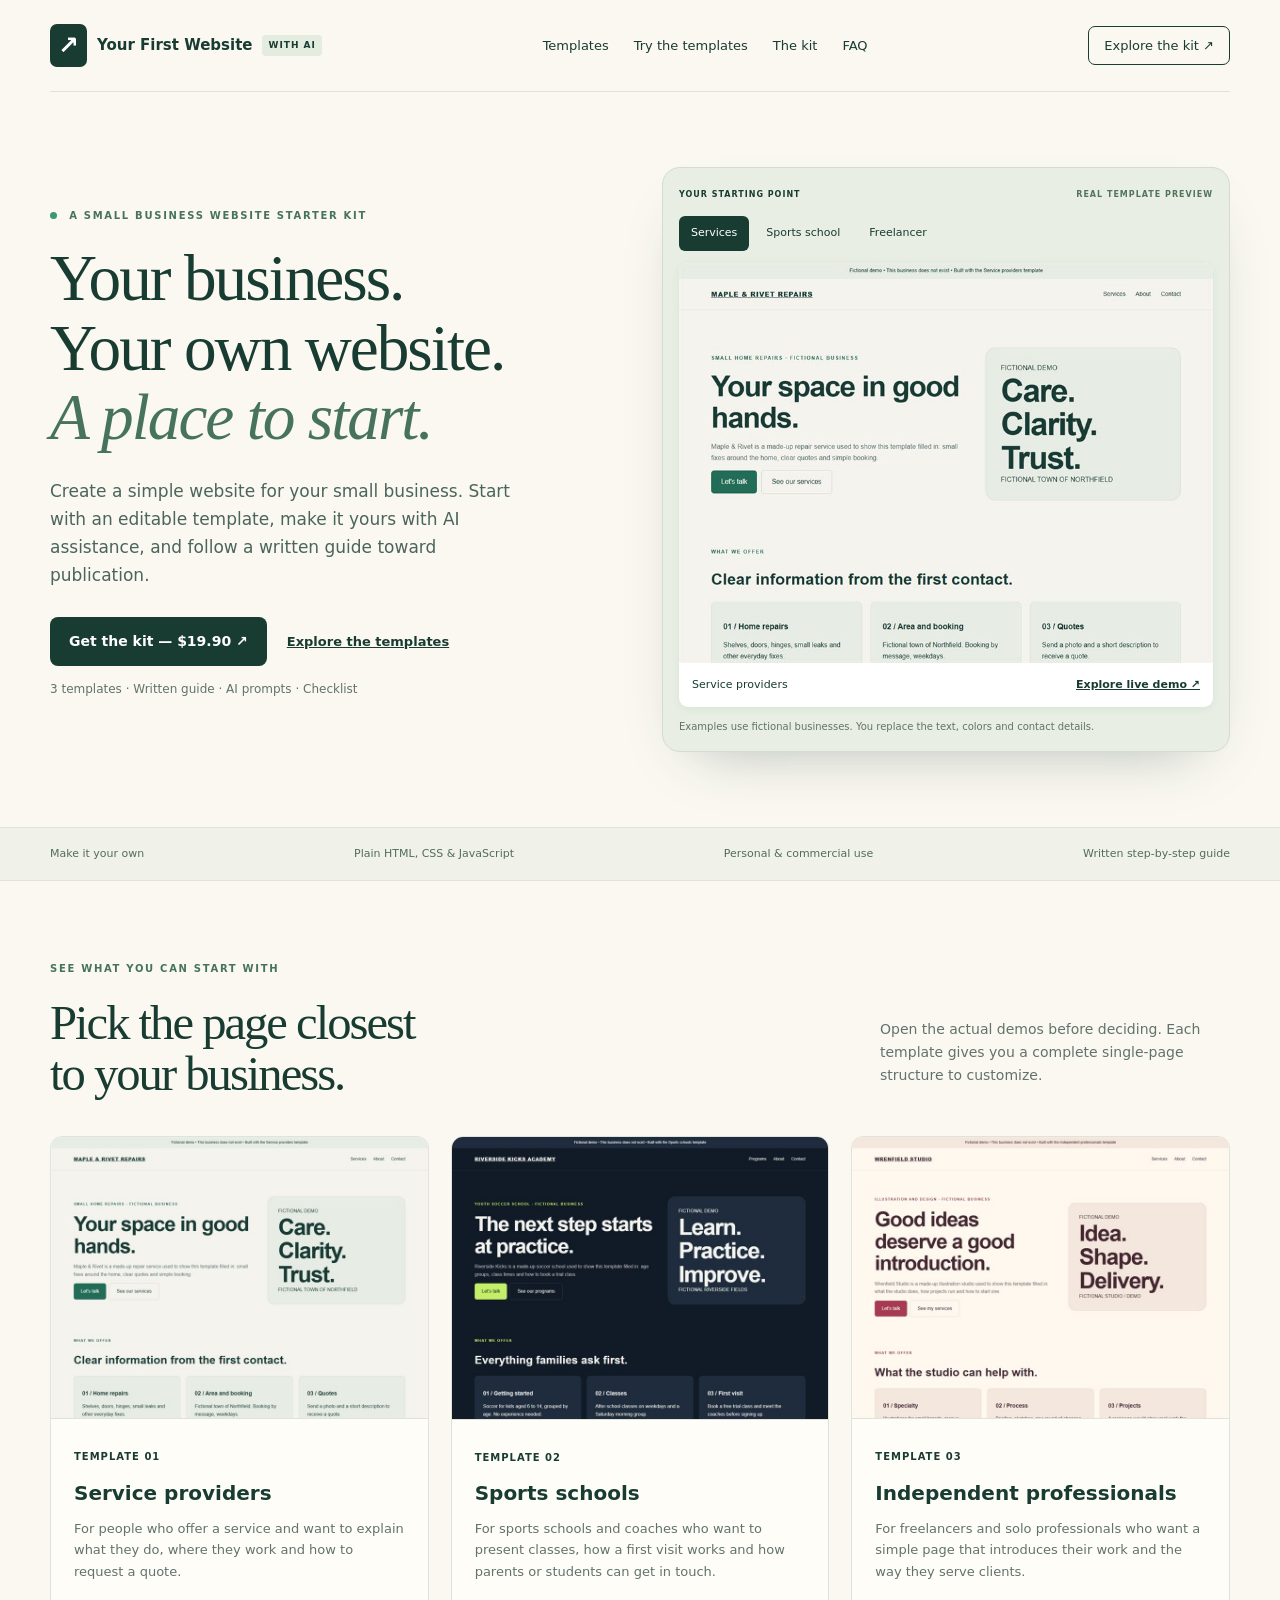
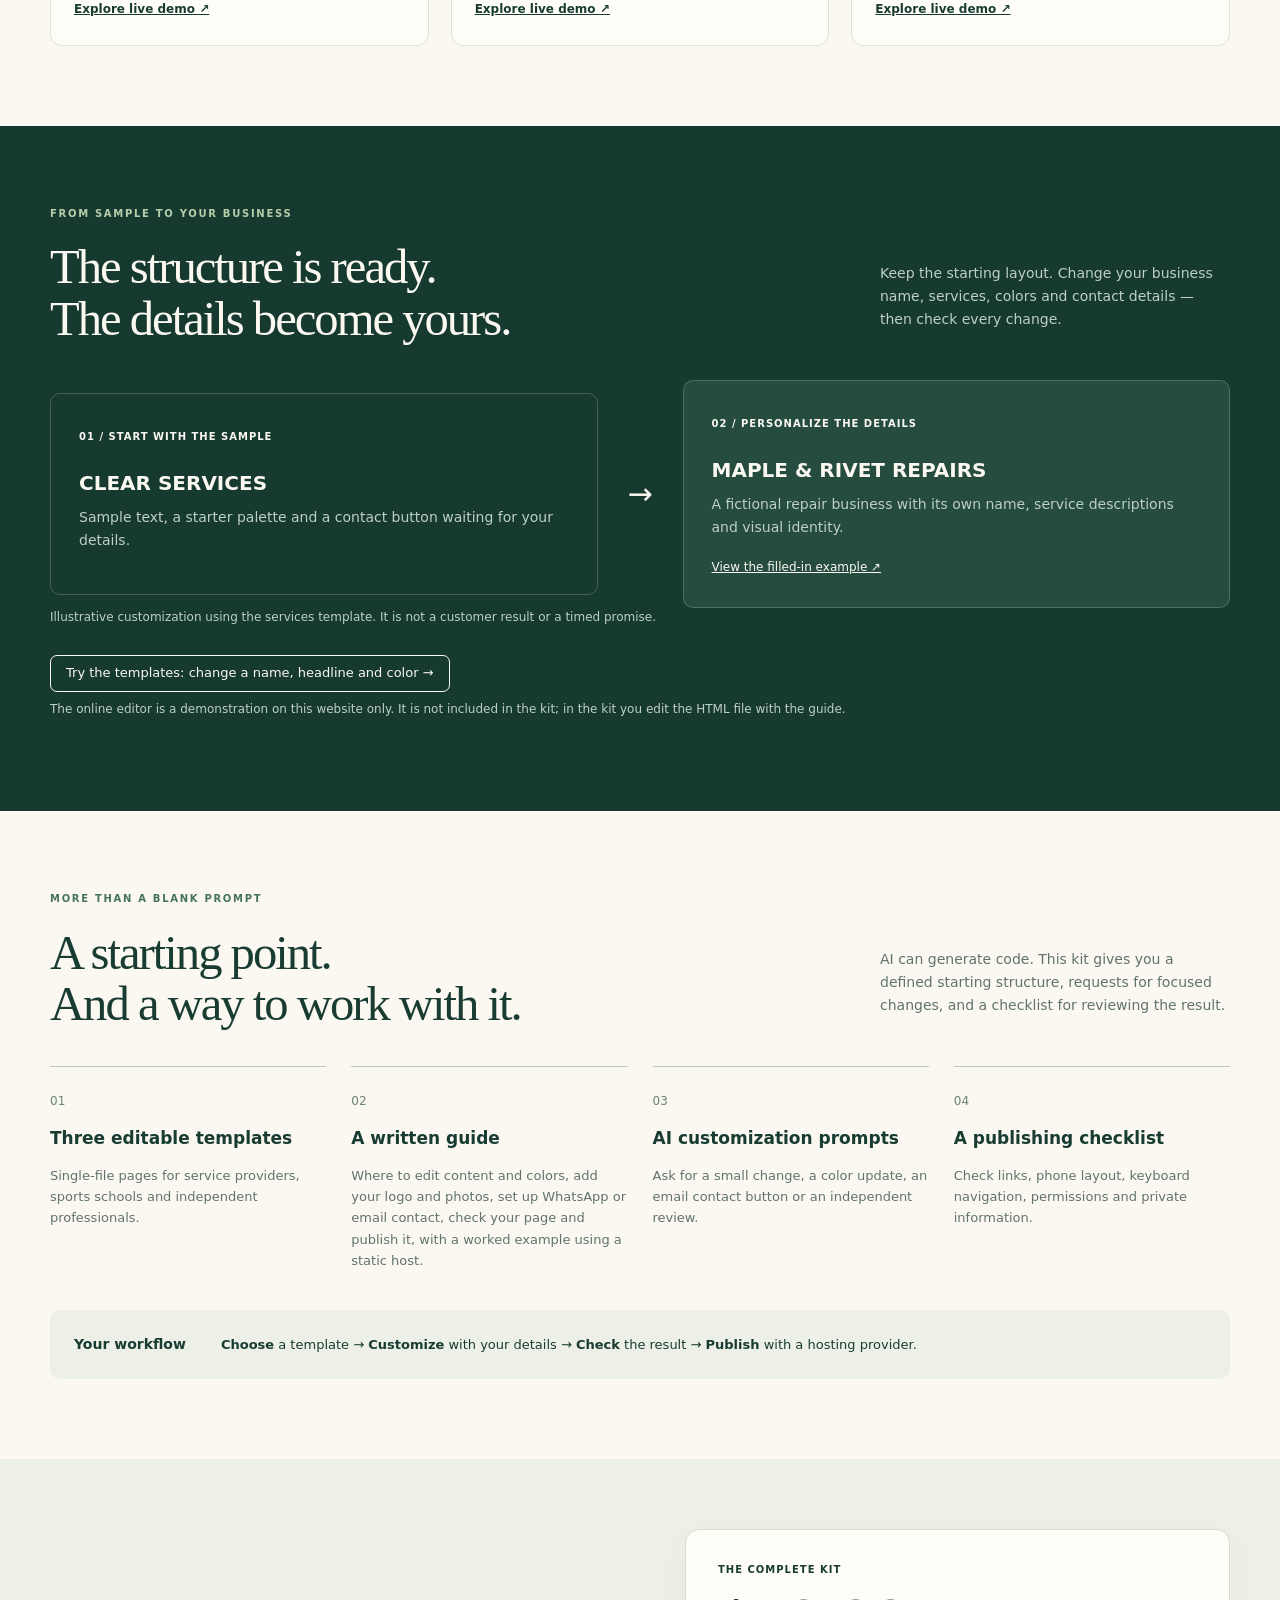
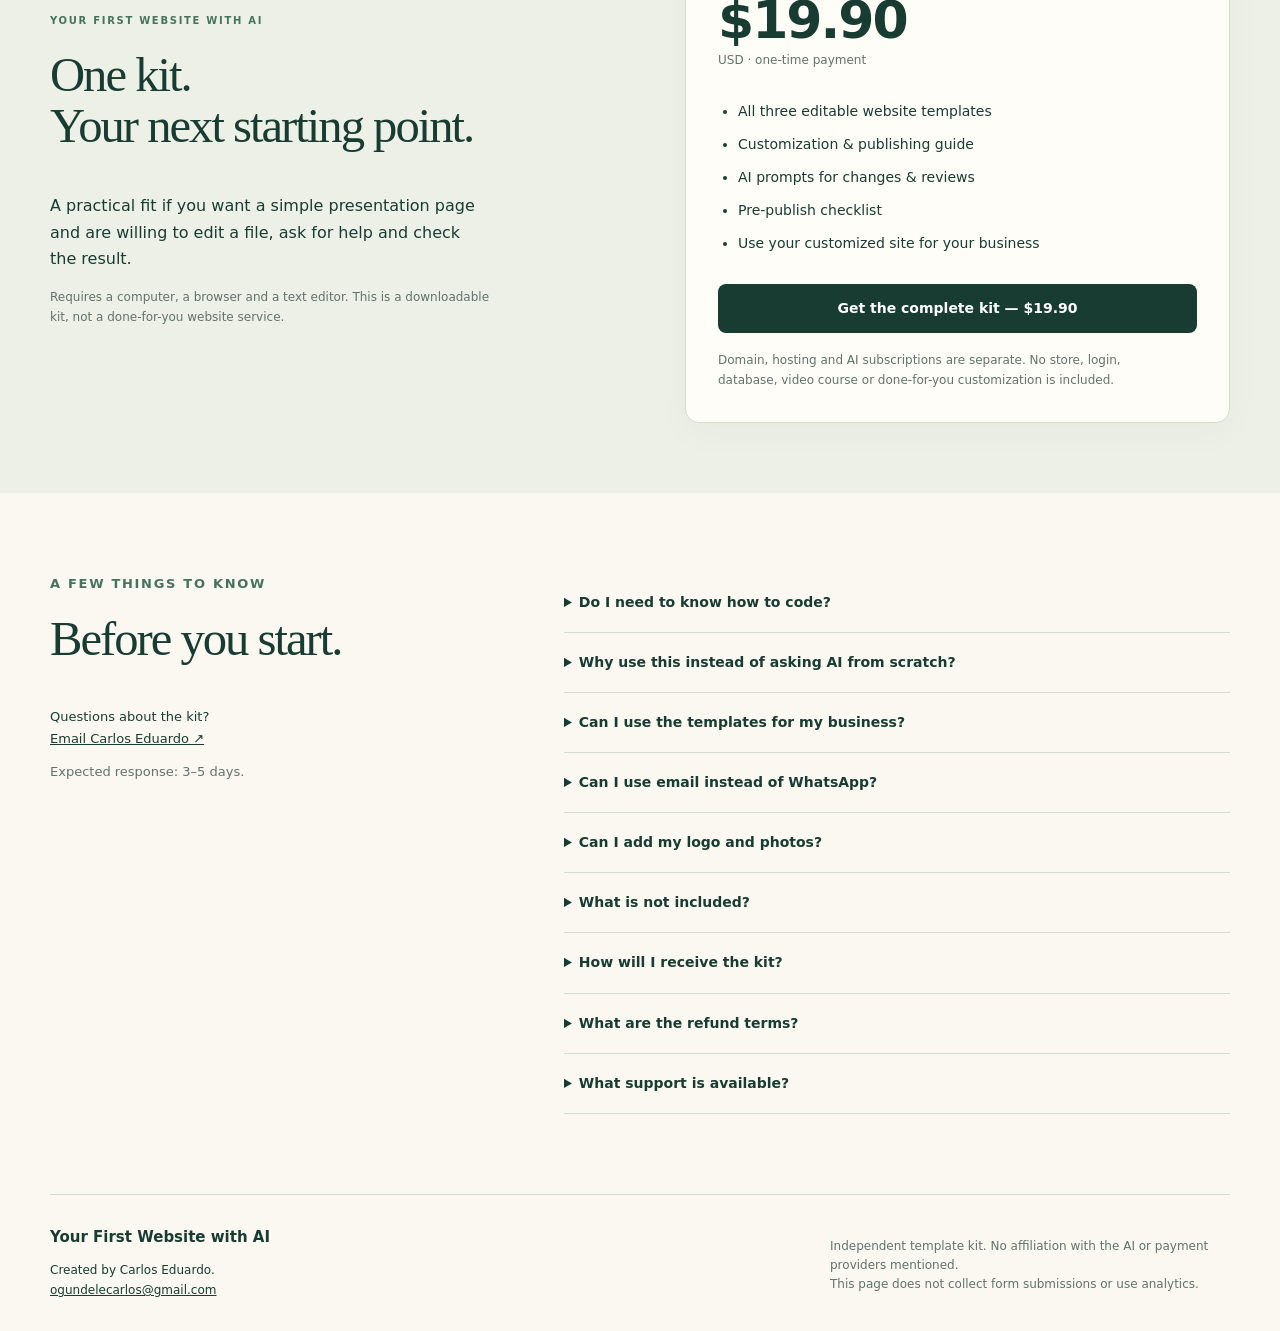
<file: index.html>
<!doctype html><html lang="en"><head><meta charset="utf-8"><meta name="viewport" content="width=device-width,initial-scale=1"><title>Your First Website with AI — Three templates, one clear starting point</title><meta name="description" content="Create a simple business website with three editable templates, AI prompts, a written guide and a publishing checklist."><link rel="canonical" href="https://site-ingles-kiwify.vercel.app/"><link rel="icon" href="assets/favicon.svg"><link rel="stylesheet" href="styles.css"><script defer src="config.js"></script><script defer src="main.js"></script></head><body><a class="skip" href="#main">Skip to content</a><header class="wrap"><a class="brand" href="#home"><span class="logo">↗</span> Your First Website<span class="brand-tag">WITH AI</span></a><nav aria-label="Main"><a href="#templates">Templates</a><a href="playground/">Try the templates</a><a href="#included">The kit</a><a href="#faq">FAQ</a></nav><a class="small-button" href="#offer">Explore the kit ↗</a></header><main id="main">
<section class="hero wrap" id="home"><div class="hero-copy"><p class="eyebrow"><span></span> A SMALL BUSINESS WEBSITE STARTER KIT</p><h1>Your business.<br>Your own website.<br><em>A place to start.</em></h1><p class="lead">Create a simple website for your small business. Start with an editable template, make it yours with AI assistance, and follow a written guide toward publication.</p><div class="actions"><a class="button" href="https://pay.kiwify.com/LqFRPfo">Get the kit — $19.90 ↗</a><a class="text-link" href="#templates">Explore the templates</a></div><p class="fine">3 templates · Written guide · AI prompts · Checklist</p></div><div class="showcase"><div class="showcase-head"><span>YOUR STARTING POINT</span><span class="live-dot">REAL TEMPLATE PREVIEW</span></div><div role="tablist" aria-label="Choose a template preview" class="tabs"><button role="tab" aria-selected="true" aria-controls="preview-panel" id="tab-0" data-preview="0">Services</button><button role="tab" aria-selected="false" tabindex="-1" aria-controls="preview-panel" id="tab-1" data-preview="1">Sports school</button><button role="tab" aria-selected="false" tabindex="-1" aria-controls="preview-panel" id="tab-2" data-preview="2">Freelancer</button></div><div id="preview-panel" role="tabpanel" aria-labelledby="tab-0"><img id="hero-preview" src="previews/service-providers.jpg" alt="Service providers template filled with a fictional repair business" width="800" height="600"><div class="preview-footer"><span id="preview-title">Service providers</span><a id="preview-demo" href="demos/service-providers.html" target="_blank" rel="noopener">Explore live demo ↗</a></div></div><p class="fine">Examples use fictional businesses. You replace the text, colors and contact details.</p></div></section>
<div class="ribbon"><div class="wrap"><span>Make it your own</span><span>Plain HTML, CSS & JavaScript</span><span>Personal & commercial use</span><span>Written step-by-step guide</span></div></div>
<section class="wrap section" id="templates"><div class="section-heading"><div><p class="eyebrow">SEE WHAT YOU CAN START WITH</p><h2>Pick the page closest<br>to your business.</h2></div><p>Open the actual demos before deciding. Each template gives you a complete single-page structure to customize.</p></div><div class="grid" id="template-grid"></div></section>
<section class="dark section"><div class="wrap"><div class="section-heading"><div><p class="eyebrow">FROM SAMPLE TO YOUR BUSINESS</p><h2>The structure is ready.<br>The details become yours.</h2></div><p>Keep the starting layout. Change your business name, services, colors and contact details — then check every change.</p></div><div class="change-grid"><div class="change-card"><span class="label">01 / START WITH THE SAMPLE</span><h3>CLEAR SERVICES</h3><p>Sample text, a starter palette and a contact button waiting for your details.</p></div><div class="change-arrow" aria-hidden="true">→</div><div class="change-card after"><span class="label">02 / PERSONALIZE THE DETAILS</span><h3>MAPLE & RIVET REPAIRS</h3><p>A fictional repair business with its own name, service descriptions and visual identity.</p><a href="demos/service-providers.html" target="_blank" rel="noopener">View the filled-in example ↗</a></div></div><p class="fine">Illustrative customization using the services template. It is not a customer result or a timed promise.</p><p class="pg-try"><a class="small-button" href="playground/">Try the templates: change a name, headline and color →</a></p><p class="fine">The online editor is a demonstration on this website only. It is not included in the kit; in the kit you edit the HTML file with the guide.</p></div></section>
<section class="wrap section" id="included"><div class="section-heading"><div><p class="eyebrow">MORE THAN A BLANK PROMPT</p><h2>A starting point.<br>And a way to work with it.</h2></div><p>AI can generate code. This kit gives you a defined starting structure, requests for focused changes, and a checklist for reviewing the result.</p></div><div class="contents"><article><span>01</span><h3>Three editable templates</h3><p>Single-file pages for service providers, sports schools and independent professionals.</p></article><article><span>02</span><h3>A written guide</h3><p>Where to edit content and colors, add your logo and photos, set up WhatsApp or email contact, check your page and publish it, with a worked example using a static host.</p></article><article><span>03</span><h3>AI customization prompts</h3><p>Ask for a small change, a color update, an email contact button or an independent review.</p></article><article><span>04</span><h3>A publishing checklist</h3><p>Check links, phone layout, keyboard navigation, permissions and private information.</p></article></div><div class="steps"><h3>Your workflow</h3><p><b>Choose</b> a template → <b>Customize</b> with your details → <b>Check</b> the result → <b>Publish</b> with a hosting provider.</p></div></section>
<section class="offer-section" id="offer"><div class="wrap offer"><div><p class="eyebrow">YOUR FIRST WEBSITE WITH AI</p><h2>One kit.<br>Your next starting point.</h2><p>A practical fit if you want a simple presentation page and are willing to edit a file, ask for help and check the result.</p><p class="fine">Requires a computer, a browser and a text editor. This is a downloadable kit, not a done-for-you website service.</p></div><div class="offer-card"><p class="label">THE COMPLETE KIT</p><div class="price"><strong id="price">$19.90</strong><span>USD · one-time payment</span></div><ul><li>All three editable website templates</li><li>Customization & publishing guide</li><li>AI prompts for changes & reviews</li><li>Pre-publish checklist</li><li>Use your customized site for your business</li></ul><div id="purchase"></div><p class="fine">Domain, hosting and AI subscriptions are separate. No store, login, database, video course or done-for-you customization is included.</p></div></div></section>
<section class="wrap section faq-section" id="faq"><div><p class="eyebrow">A FEW THINGS TO KNOW</p><h2>Before you start.</h2><p>Questions about the kit?<br><a href="mailto:ogundelecarlos@gmail.com">Email Carlos Eduardo ↗</a></p><p class="fine">Expected response: 3–5 days.</p></div><div class="faq"><details><summary>Do I need to know how to code?</summary><p>You can start without prior coding experience, but you will edit an HTML file and learn enough to review the changes. AI can help and can also make mistakes.</p></details><details><summary>Why use this instead of asking AI from scratch?</summary><p>You get a defined starting layout, written instructions, focused prompts and a review checklist. You can inspect the demos first and decide whether this starting point suits you.</p></details><details><summary>Can I use the templates for my business?</summary><p>Yes. You can adapt them for personal or commercial sites. You may not resell or redistribute the original kit. You need permission for any images or brands you add.</p></details><details><summary>Can I use email instead of WhatsApp?</summary><p>Yes. The starter contact button uses WhatsApp. The guide shows the exact lines to change for an email button, and a prompt lets you ask an AI assistant to do it. There is no contact form or message storage.</p></details><details><summary>Can I add my logo and photos?</summary><p>Yes. The templates come without images, and the guide shows where to place a logo in the header, a photo next to the headline and pictures in the service cards. You need your own images or permission to use them.</p></details><details><summary>What is not included?</summary><p>Hosting, domain names, AI subscriptions, videos, custom development, stores, payments, logins and databases are not included.</p></details><details><summary>How will I receive the kit?</summary><p id="delivery">After your payment is approved, access the Kiwify member area to download the ZIP file. Extract it on your computer and open guide.html to get started.</p></details><details><summary>What are the refund terms?</summary><p id="refund">You can request a refund within 7 calendar days of purchase at https://reembolso.kiwify.com.br using the email address used for your order.</p></details><details><summary>What support is available?</summary><p>Email ogundelecarlos@gmail.com for questions about the kit. Expected response time is 3–5 days. Support does not include building or publishing your website for you.</p></details></div></section>
</main><footer class="wrap"><div><a class="brand" href="#home">Your First Website with AI</a><p>Created by Carlos Eduardo.<br><a href="mailto:ogundelecarlos@gmail.com">ogundelecarlos@gmail.com</a></p></div><p class="fine">Independent template kit. No affiliation with the AI or payment providers mentioned.<br>This page does not collect form submissions or use analytics.</p></footer></body></html>
</file>
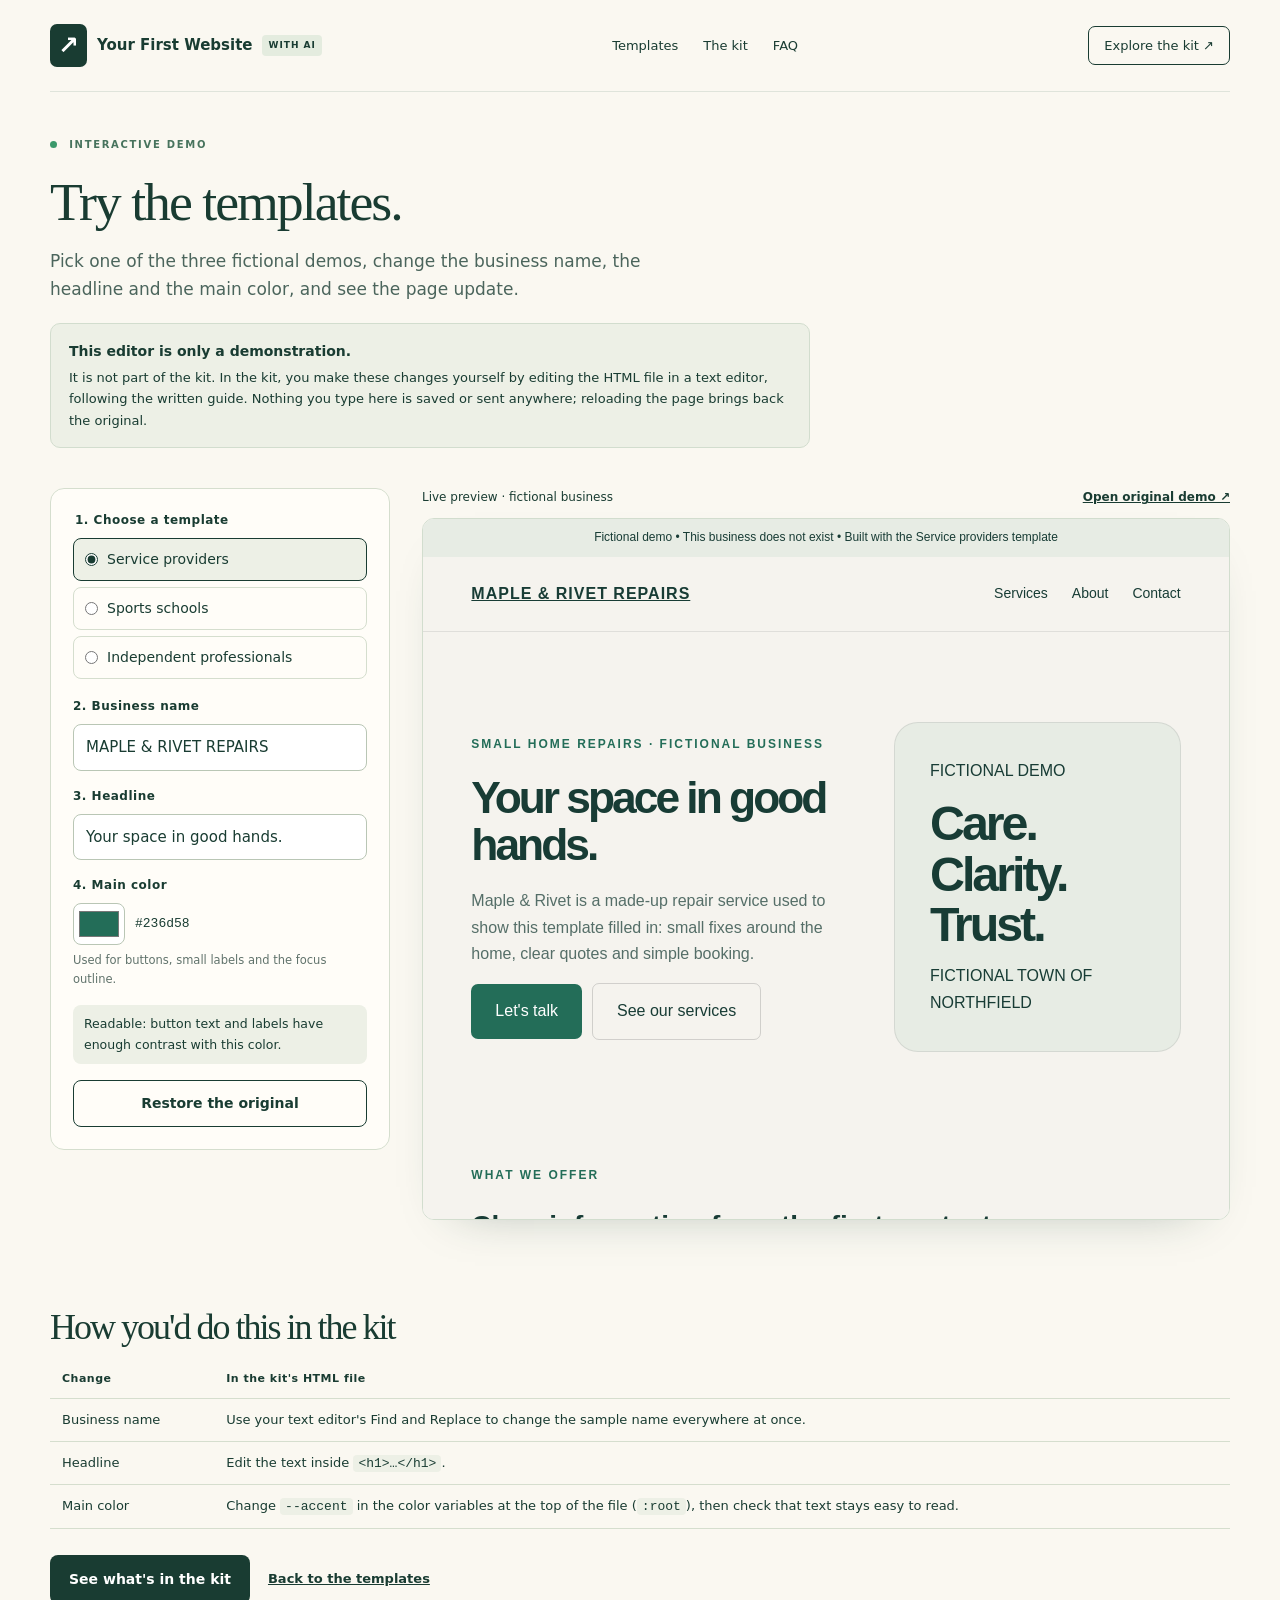
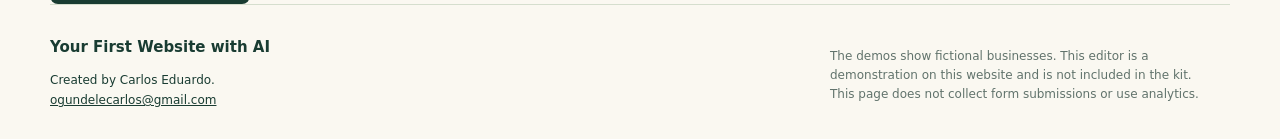
<file: playground/index.html>
<!doctype html><html lang="en"><head><meta charset="utf-8"><meta name="viewport" content="width=device-width,initial-scale=1"><title>Try the templates — Your First Website with AI</title><meta name="description" content="Try changing the name, headline and main color of the fictional template demos. This editor is a demonstration only and is not part of the kit."><link rel="icon" href="../assets/favicon.svg"><link rel="stylesheet" href="../styles.css">
<style>
.pg{display:grid;grid-template-columns:340px 1fr;gap:32px;align-items:start;padding-top:40px;padding-bottom:60px}
.pg-intro{padding-top:45px}
.pg-intro h1{font-size:clamp(36px,4.2vw,56px);margin-bottom:16px}
.pg-intro .lead{max-width:640px}
.pg-notice{background:#edf0e6;border:1px solid #d2ddce;border-radius:10px;padding:16px 18px;font-size:13px;max-width:760px;margin-top:20px}
.pg-notice strong{display:block;font-size:14px;margin-bottom:4px}
.pg-notice p{margin:0}
.pg-panel{background:#fffdf8;border:1px solid #d5dece;border-radius:14px;padding:22px;position:sticky;top:20px}
.pg-panel fieldset{border:0;padding:0;margin:0 0 18px}
.pg-panel legend,.pg-panel label{display:block;font-size:12px;font-weight:700;letter-spacing:.5px;margin-bottom:7px}
.pg-choices{display:grid;gap:6px}
.pg-choices label{display:flex;align-items:center;gap:9px;font-size:14px;font-weight:500;letter-spacing:0;margin:0;padding:9px 11px;border:1px solid #d5dece;border-radius:8px;cursor:pointer}
.pg-choices label:has(input:checked){border-color:#193c32;background:#edf0e6}
.pg-choices input{accent-color:#193c32;margin:0}
.pg-field{margin-bottom:16px}
.pg-field input[type=text]{width:100%;font:inherit;font-size:15px;padding:10px 12px;border:1px solid #b9c6b5;border-radius:8px;background:#fff;color:#193c32}
.pg-color{display:flex;align-items:center;gap:10px}
.pg-color input[type=color]{width:52px;height:42px;padding:3px;border:1px solid #b9c6b5;border-radius:8px;background:#fff;cursor:pointer}
.pg-color code{font-size:13px}
.pg-hint{font-size:11.5px;color:#61736c;margin:6px 0 0}
.pg-contrast{font-size:12.5px;border-radius:8px;padding:9px 11px;margin:0 0 16px;background:#edf0e6}
.pg-contrast.warn{background:#fbeee0;color:#6b3a10}
.pg-reset{width:100%;border:1px solid #193c32;background:transparent;color:#193c32;padding:11px;border-radius:8px;font-weight:600;font-size:14px;cursor:pointer}
.pg-reset:hover{background:#edf0e6}
.pg-stage{min-width:0}
.pg-stage-head{display:flex;justify-content:space-between;align-items:center;gap:12px;font-size:12px;margin-bottom:10px}
.pg-stage-head a{font-weight:600}
.pg-frame{display:block;width:100%;height:min(78vh,820px);border:1px solid #d2ddce;border-radius:12px;background:#fff;box-shadow:0 20px 50px -35px #193c3266}
.pg-map{margin-top:28px}
.pg-map h2{font-size:clamp(26px,3vw,36px);margin-bottom:14px}
.pg-map table{border-collapse:collapse;width:100%;font-size:13px}
.pg-map th,.pg-map td{text-align:left;padding:10px 12px;border-bottom:1px solid #d5dece;vertical-align:top}
.pg-map th{font-size:11px;letter-spacing:.5px}
.pg-map code{background:#edf0e6;padding:1px 5px;border-radius:4px;overflow-wrap:anywhere}
.pg-cta{display:flex;gap:18px;align-items:center;flex-wrap:wrap;margin-top:26px}
@media(max-width:900px){.pg{grid-template-columns:1fr;gap:22px}.pg-panel{position:static}.pg-frame{height:72vh}}
@media(max-width:650px){.pg-intro{padding-top:28px}.pg{padding-top:20px}.pg-panel{padding:18px}.pg-map th:first-child,.pg-map td:first-child{width:30%}}
</style></head><body>
<a class="skip" href="#main">Skip to content</a>
<header class="wrap"><a class="brand" href="../"><span class="logo">↗</span> Your First Website<span class="brand-tag">WITH AI</span></a><nav aria-label="Main"><a href="../#templates">Templates</a><a href="../#included">The kit</a><a href="../#faq">FAQ</a></nav><a class="small-button" href="../#offer">Explore the kit ↗</a></header>
<main id="main">
<section class="wrap pg-intro"><p class="eyebrow"><span></span> INTERACTIVE DEMO</p><h1>Try the templates.</h1><p class="lead">Pick one of the three fictional demos, change the business name, the headline and the main color, and see the page update.</p>
<div class="pg-notice" role="note"><strong>This editor is only a demonstration.</strong><p>It is not part of the kit. In the kit, you make these changes yourself by editing the HTML file in a text editor, following the written guide. Nothing you type here is saved or sent anywhere; reloading the page brings back the original.</p></div></section>

<section class="wrap pg" aria-label="Template editor">
<form class="pg-panel" id="pg-form" autocomplete="off" novalidate>
<fieldset><legend>1. Choose a template</legend><div class="pg-choices">
<label><input type="radio" name="template" value="service-providers" checked> Service providers</label>
<label><input type="radio" name="template" value="sports-school"> Sports schools</label>
<label><input type="radio" name="template" value="independent-professional"> Independent professionals</label>
</div></fieldset>
<div class="pg-field"><label for="pg-name">2. Business name</label><input type="text" id="pg-name" maxlength="40" spellcheck="false"></div>
<div class="pg-field"><label for="pg-title">3. Headline</label><input type="text" id="pg-title" maxlength="80"></div>
<div class="pg-field"><label for="pg-color">4. Main color</label><div class="pg-color"><input type="color" id="pg-color" value="#236d58"><code id="pg-color-value">#236d58</code></div><p class="pg-hint">Used for buttons, small labels and the focus outline.</p></div>
<p class="pg-contrast" id="pg-contrast" role="status" aria-live="polite">Checking readability…</p>
<button type="button" class="pg-reset" id="pg-reset">Restore the original</button>
</form>

<div class="pg-stage"><div class="pg-stage-head"><span id="pg-stage-label">Live preview · fictional business</span><a id="pg-open" href="../demos/service-providers.html" target="_blank" rel="noopener">Open original demo ↗</a></div>
<iframe class="pg-frame" id="pg-frame" title="Preview of the selected template demo" src="../demos/service-providers.html"></iframe></div>
</section>

<section class="wrap pg-map" aria-labelledby="pg-map-title"><h2 id="pg-map-title">How you'd do this in the kit</h2>
<table><thead><tr><th scope="col">Change</th><th scope="col">In the kit's HTML file</th></tr></thead><tbody>
<tr><td>Business name</td><td>Use your text editor's Find and Replace to change the sample name everywhere at once.</td></tr>
<tr><td>Headline</td><td>Edit the text inside <code>&lt;h1&gt;…&lt;/h1&gt;</code>.</td></tr>
<tr><td>Main color</td><td>Change <code>--accent</code> in the color variables at the top of the file (<code>:root</code>), then check that text stays easy to read.</td></tr>
</tbody></table>
<div class="pg-cta"><a class="button" href="../#offer">See what's in the kit</a><a class="text-link" href="../#templates">Back to the templates</a></div>
</section>
</main>
<footer class="wrap"><div><a class="brand" href="../">Your First Website with AI</a><p>Created by Carlos Eduardo.<br><a href="mailto:ogundelecarlos@gmail.com">ogundelecarlos@gmail.com</a></p></div><p class="fine">The demos show fictional businesses. This editor is a demonstration on this website and is not included in the kit.<br>This page does not collect form submissions or use analytics.</p></footer>
<script>
(function () {
  'use strict';
  var form = document.getElementById('pg-form');
  var frame = document.getElementById('pg-frame');
  var nameIn = document.getElementById('pg-name');
  var titleIn = document.getElementById('pg-title');
  var colorIn = document.getElementById('pg-color');
  var colorVal = document.getElementById('pg-color-value');
  var contrastEl = document.getElementById('pg-contrast');
  var openLink = document.getElementById('pg-open');
  var original = null; // values read from the demo file each time it loads

  function doc() { try { return frame.contentDocument; } catch (e) { return null; } }

  // WCAG relative luminance and contrast ratio
  function lum(hex) {
    var h = hex.replace('#', '');
    if (h.length === 3) h = h.replace(/./g, '$&$&');
    return [0, 2, 4].map(function (i) {
      var c = parseInt(h.substr(i, 2), 16) / 255;
      return c <= 0.03928 ? c / 12.92 : Math.pow((c + 0.055) / 1.055, 2.4);
    }).reduce(function (s, c, i) { return s + c * [0.2126, 0.7152, 0.0722][i]; }, 0);
  }
  function ratio(a, b) { var x = lum(a), y = lum(b); return (Math.max(x, y) + 0.05) / (Math.min(x, y) + 0.05); }
  function normHex(v) {
    v = (v || '').trim().toLowerCase();
    if (/^#[0-9a-f]{3}$/.test(v)) v = '#' + v[1] + v[1] + v[2] + v[2] + v[3] + v[3];
    return /^#[0-9a-f]{6}$/.test(v) ? v : null;
  }

  function readOriginal(d) {
    var css = getComputedStyle(d.documentElement);
    var brand = d.querySelector('header .brand');
    var h1 = d.querySelector('h1');
    var footer = d.querySelector('footer');
    return {
      name: brand ? brand.textContent : '',
      title: h1 ? h1.textContent : '',
      accent: normHex(css.getPropertyValue('--accent')) || '#000000',
      bg: normHex(css.getPropertyValue('--bg')) || '#ffffff',
      button: normHex(css.getPropertyValue('--button')) || '#ffffff',
      docTitle: d.title,
      footer: footer && footer.firstChild && footer.firstChild.nodeType === 3 ? footer.firstChild.nodeValue : null
    };
  }

  function apply() {
    var d = doc();
    if (!d || !original) return;
    var name = nameIn.value.trim() || original.name;
    var title = titleIn.value.trim() || original.title;
    var accent = normHex(colorIn.value) || original.accent;
    var brand = d.querySelector('header .brand');
    var h1 = d.querySelector('h1');
    var footer = d.querySelector('footer');
    if (brand) brand.textContent = name;
    if (h1) h1.textContent = title;
    d.title = original.docTitle.replace(original.name, name);
    if (footer && original.footer !== null) footer.firstChild.nodeValue = original.footer.replace(original.name, name);
    d.documentElement.style.setProperty('--accent', accent);
    colorVal.textContent = accent;
    updateContrast(accent);
  }

  function updateContrast(accent) {
    var onBg = ratio(accent, original.bg);
    var onButton = ratio(accent, original.button);
    var low = Math.min(onBg, onButton);
    if (low >= 4.5) {
      contrastEl.className = 'pg-contrast';
      contrastEl.textContent = 'Readable: button text and labels have enough contrast with this color.';
    } else {
      contrastEl.className = 'pg-contrast warn';
      contrastEl.textContent = 'Low contrast (' + low.toFixed(1) + ':1): button text or labels may be hard to read. Aim for at least 4.5:1.';
    }
  }

  function fillInputs() {
    nameIn.value = original.name;
    titleIn.value = original.title;
    colorIn.value = original.accent;
    colorVal.textContent = original.accent;
    updateContrast(original.accent);
  }

  // Each load of the iframe (new template or restore) reads the original values from the demo file.
  frame.addEventListener('load', function () {
    var d = doc();
    if (!d || !d.querySelector('h1')) {
      contrastEl.className = 'pg-contrast warn';
      contrastEl.textContent = 'The preview could not be loaded. Open this page from the website address, not as a local file.';
      return;
    }
    original = readOriginal(d);
    fillInputs();
  });

  function load(slug) {
    original = null;
    var src = '../demos/' + slug + '.html';
    openLink.href = src;
    frame.src = src;
  }

  form.addEventListener('change', function (e) {
    if (e.target.name === 'template') load(e.target.value);
  });
  [nameIn, titleIn, colorIn].forEach(function (el) { el.addEventListener('input', apply); });
  form.addEventListener('submit', function (e) { e.preventDefault(); });
  document.getElementById('pg-reset').addEventListener('click', function () {
    var checked = form.querySelector('input[name=template]:checked');
    load(checked ? checked.value : 'service-providers');
  });
})();
</script>
</body></html>
</file>
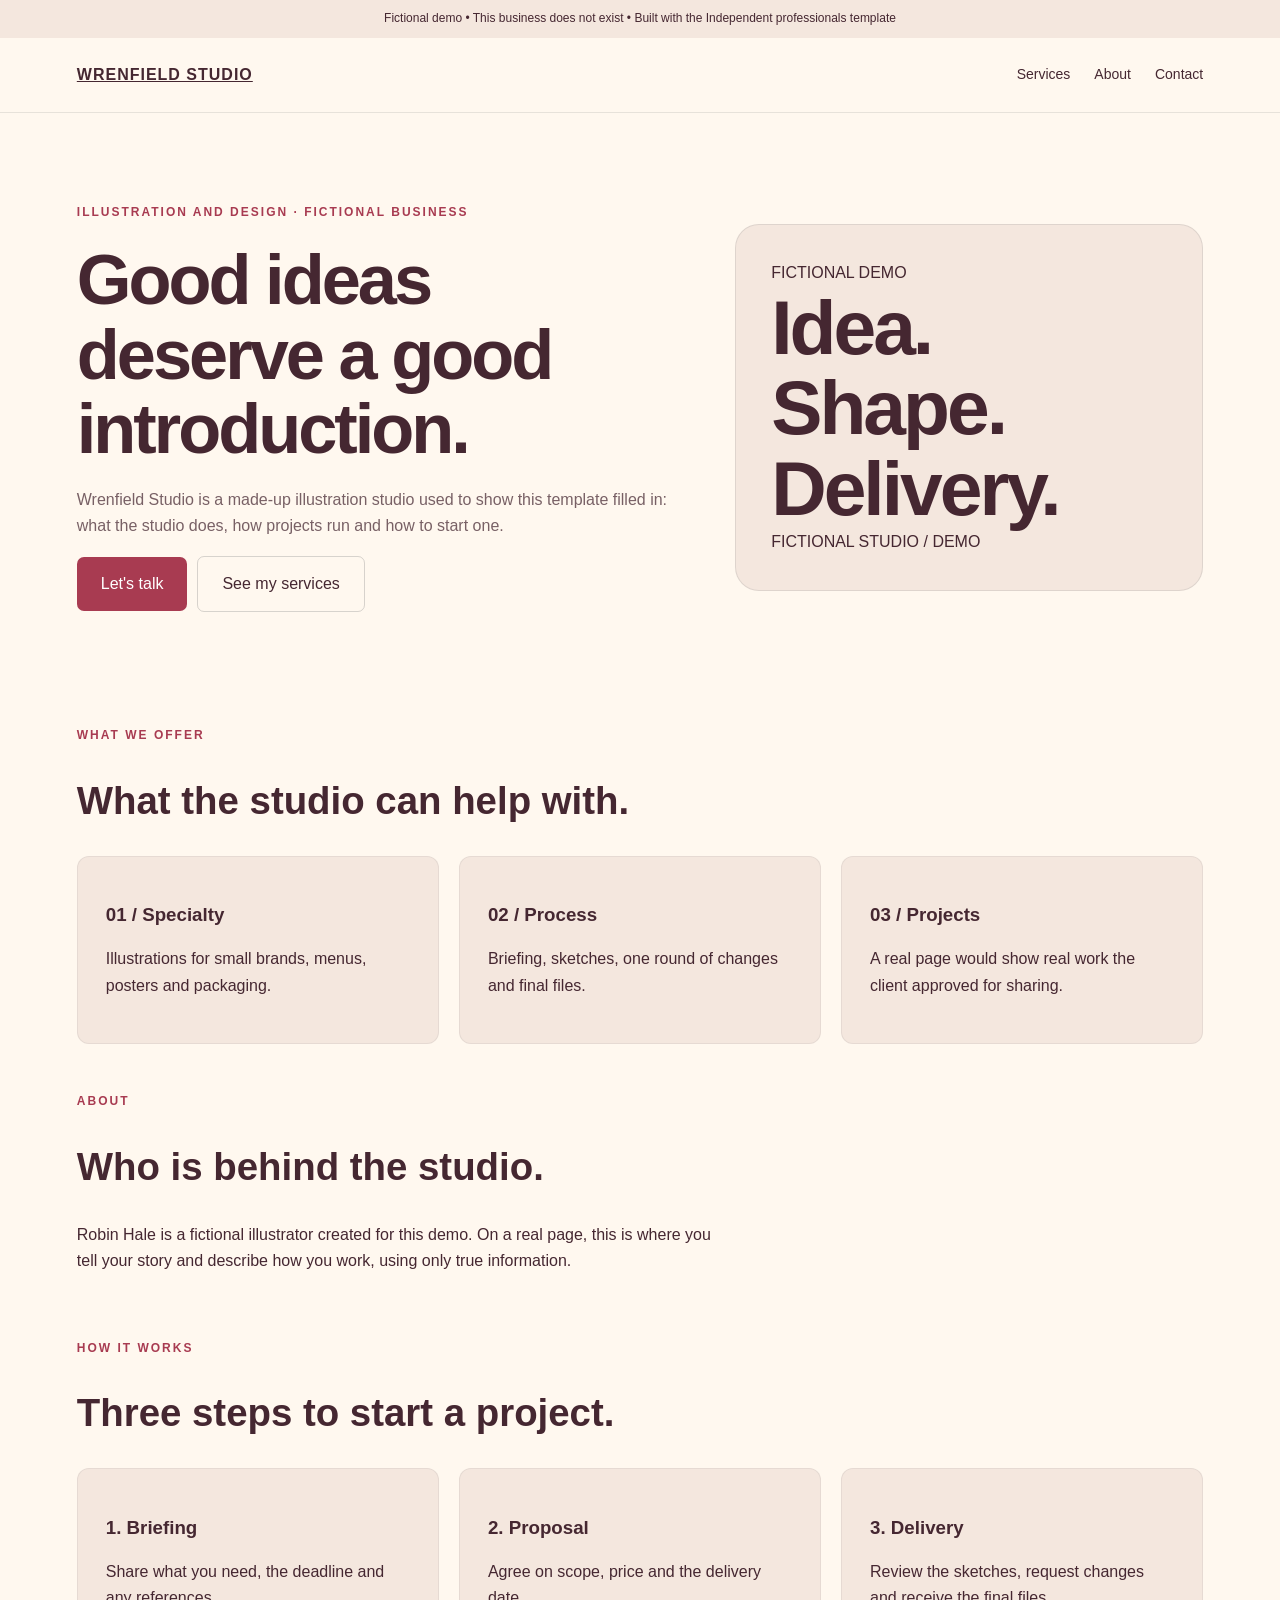
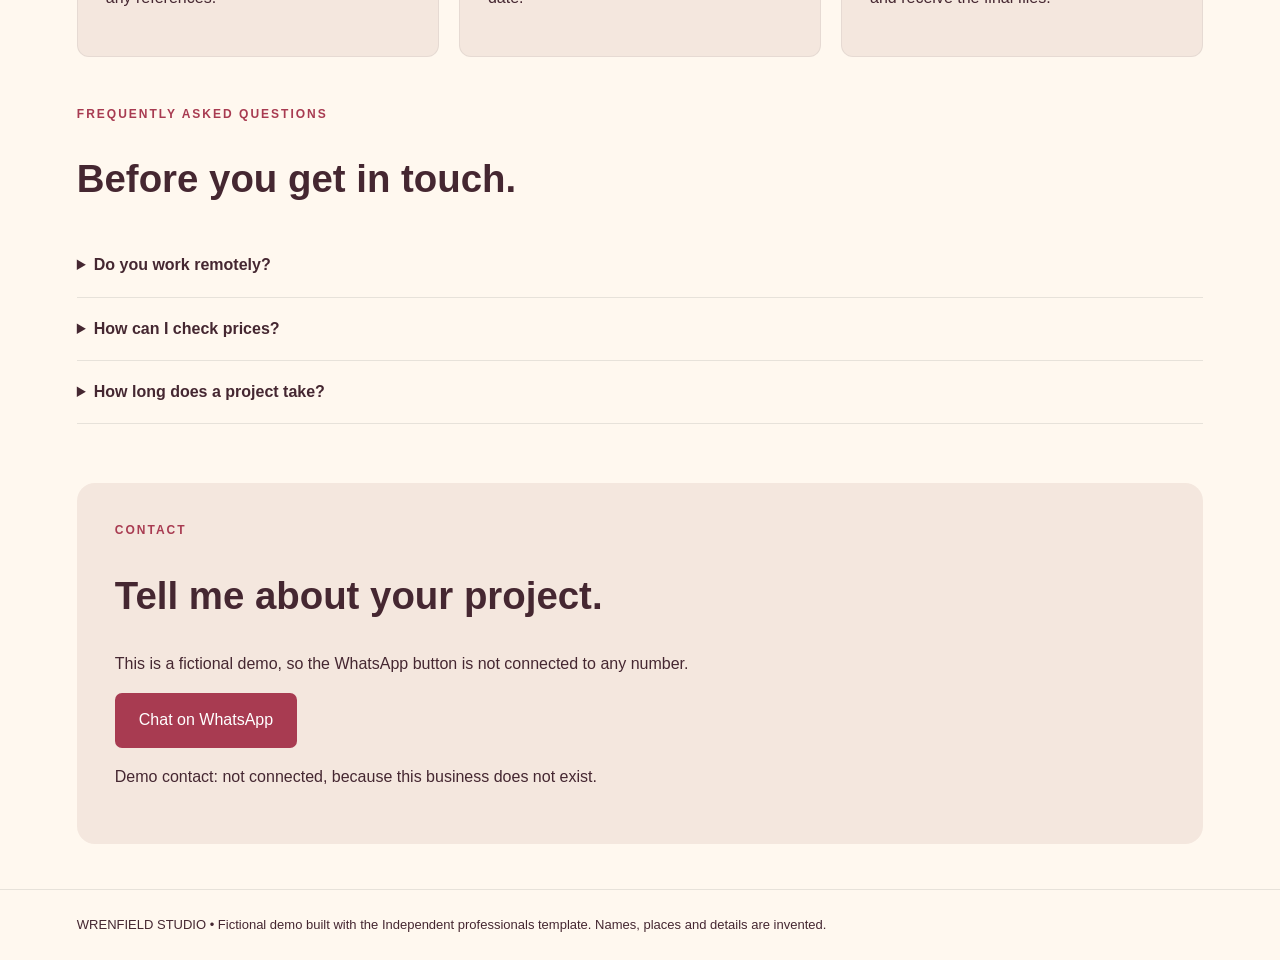
<file: independent-professional.html>
<!doctype html>
<html lang="en"><head><meta charset="utf-8"><meta name="viewport" content="width=device-width, initial-scale=1"><meta name="description" content="Fictional demo of the Independent professionals template from Your First Website with AI."><meta name="robots" content="noindex"><title>WRENFIELD STUDIO — fictional demo</title><style>:root{--bg:#fff8ef;--ink:#452731;--accent:#a83b51;--button:#fff;--panel:#f4e7de}*{box-sizing:border-box}html{scroll-behavior:smooth}body{margin:0;font-family:Arial,sans-serif;color:var(--ink);background:var(--bg);line-height:1.65}a{color:inherit}header,section,footer{padding:24px max(6vw,20px)}header{display:flex;align-items:center;justify-content:space-between;border-bottom:1px solid #8883}nav{display:flex;gap:24px}nav a{text-decoration:none;font-size:14px}.brand{font-weight:800;letter-spacing:1px}.hero{padding-top:90px;padding-bottom:90px;display:grid;grid-template-columns:1.3fr 1fr;gap:50px;align-items:center}.eyebrow{font-size:12px;letter-spacing:2px;text-transform:uppercase;color:var(--accent);font-weight:bold}h1{font-size:clamp(38px,5.5vw,76px);line-height:1.06;letter-spacing:-3px;margin:20px 0}h2{font-size:clamp(28px,3vw,42px);line-height:1.2}h3{line-height:1.3}p{max-width:650px}.button{display:inline-block;padding:14px 24px;background:var(--accent);color:var(--button);border-radius:7px;text-decoration:none;font-weight:bold;border:0;font:inherit;cursor:pointer}.secondary{background:transparent;border:1px solid #8885;color:var(--ink);margin-left:10px}.art{min-height:330px;border-radius:24px;background:var(--panel);padding:35px;display:flex;flex-direction:column;justify-content:space-between;border:1px solid #8883}.art strong{font-size:clamp(40px,6vw,80px);line-height:1.05;letter-spacing:-3px}.cards{display:grid;grid-template-columns:repeat(3,1fr);gap:20px}.card{background:var(--panel);padding:28px;border-radius:12px;border:1px solid #8882}.muted{opacity:.72}.banner{background:var(--panel);margin:35px 6vw;padding:38px;border-radius:18px}details{padding:18px 0;border-bottom:1px solid #8883}summary{cursor:pointer;font-weight:bold}footer{font-size:13px;border-top:1px solid #8883;margin-top:45px}.demo{padding:9px 20px;text-align:center;font-size:12px;background:var(--panel)}@media(max-width:700px){nav{gap:12px}nav a{font-size:12px}.hero{grid-template-columns:1fr;padding-top:45px;padding-bottom:45px;gap:25px}h1{letter-spacing:-1.5px}.cards{grid-template-columns:1fr}.secondary{margin:10px 0 0}.art{min-height:260px}header{gap:10px;flex-wrap:wrap}}:focus-visible{outline:3px solid var(--accent);outline-offset:3px;border-radius:4px}</style></head><body>
<!-- FICTIONAL DEMO for the sales page. Every name, place and detail on this page is invented. -->
<div class="demo">Fictional demo • This business does not exist • Built with the Independent professionals template</div>
<header><a class="brand" href="#home">WRENFIELD STUDIO</a><nav aria-label="Main menu"><a href="#services">Services</a><a href="#about">About</a><a href="#contact">Contact</a></nav></header>
<main id="home"><section class="hero"><div><div class="eyebrow">Illustration and design · fictional business</div><h1>Good ideas deserve a good introduction.</h1><p class="muted">Wrenfield Studio is a made-up illustration studio used to show this template filled in: what the studio does, how projects run and how to start one.</p><a class="button" href="#contact">Let's talk</a><a class="button secondary" href="#services">See my services</a></div><div class="art" aria-hidden="true"><span>FICTIONAL DEMO</span><strong>Idea.<br>Shape.<br>Delivery.</strong><span>FICTIONAL STUDIO / DEMO</span></div></section>
<section id="services"><div class="eyebrow">What we offer</div><h2>What the studio can help with.</h2><div class="cards"><article class="card"><h3>01 / Specialty</h3><p>Illustrations for small brands, menus, posters and packaging.</p></article><article class="card"><h3>02 / Process</h3><p>Briefing, sketches, one round of changes and final files.</p></article><article class="card"><h3>03 / Projects</h3><p>A real page would show real work the client approved for sharing.</p></article></div></section>
<section id="about"><div class="eyebrow">About</div><h2>Who is behind the studio.</h2><p>Robin Hale is a fictional illustrator created for this demo. On a real page, this is where you tell your story and describe how you work, using only true information.</p></section>
<section><div class="eyebrow">How it works</div><h2>Three steps to start a project.</h2><div class="cards"><article class="card"><h3>1. Briefing</h3><p>Share what you need, the deadline and any references.</p></article><article class="card"><h3>2. Proposal</h3><p>Agree on scope, price and the delivery date.</p></article><article class="card"><h3>3. Delivery</h3><p>Review the sketches, request changes and receive the final files.</p></article></div></section>
<section><div class="eyebrow">Frequently asked questions</div><h2>Before you get in touch.</h2><details><summary>Do you work remotely?</summary><p>In this fictional demo, yes. A real page would say where and how you work.</p></details><details><summary>How can I check prices?</summary><p>Send a short briefing to receive a proposal.</p></details><details><summary>How long does a project take?</summary><p>A real page would give honest timelines for each type of project.</p></details></section>
<section id="contact" class="banner"><div class="eyebrow">Contact</div><h2>Tell me about your project.</h2><p>This is a fictional demo, so the WhatsApp button is not connected to any number.</p><a class="button" id="whatsapp" href="#contact-notice">Chat on WhatsApp</a><p id="contact-notice" role="status">Demo contact: not connected, because this business does not exist.</p></section></main>
<footer>WRENFIELD STUDIO • Fictional demo built with the Independent professionals template. Names, places and details are invented.</footer>
<script>
// CUSTOMIZE: digits only — country code + area code + number, with no spaces, "+" or dashes.
const whatsappNumber = '';
const whatsappMessage = "Hi! I found your website and would like more information.";
if (/^\d{10,15}$/.test(whatsappNumber)) {
 document.getElementById('whatsapp').href = 'https://wa.me/' + whatsappNumber + '?text=' + encodeURIComponent(whatsappMessage);
 document.getElementById('contact-notice').textContent = "You'll continue the conversation on WhatsApp.";
}
</script></body></html>
</file>
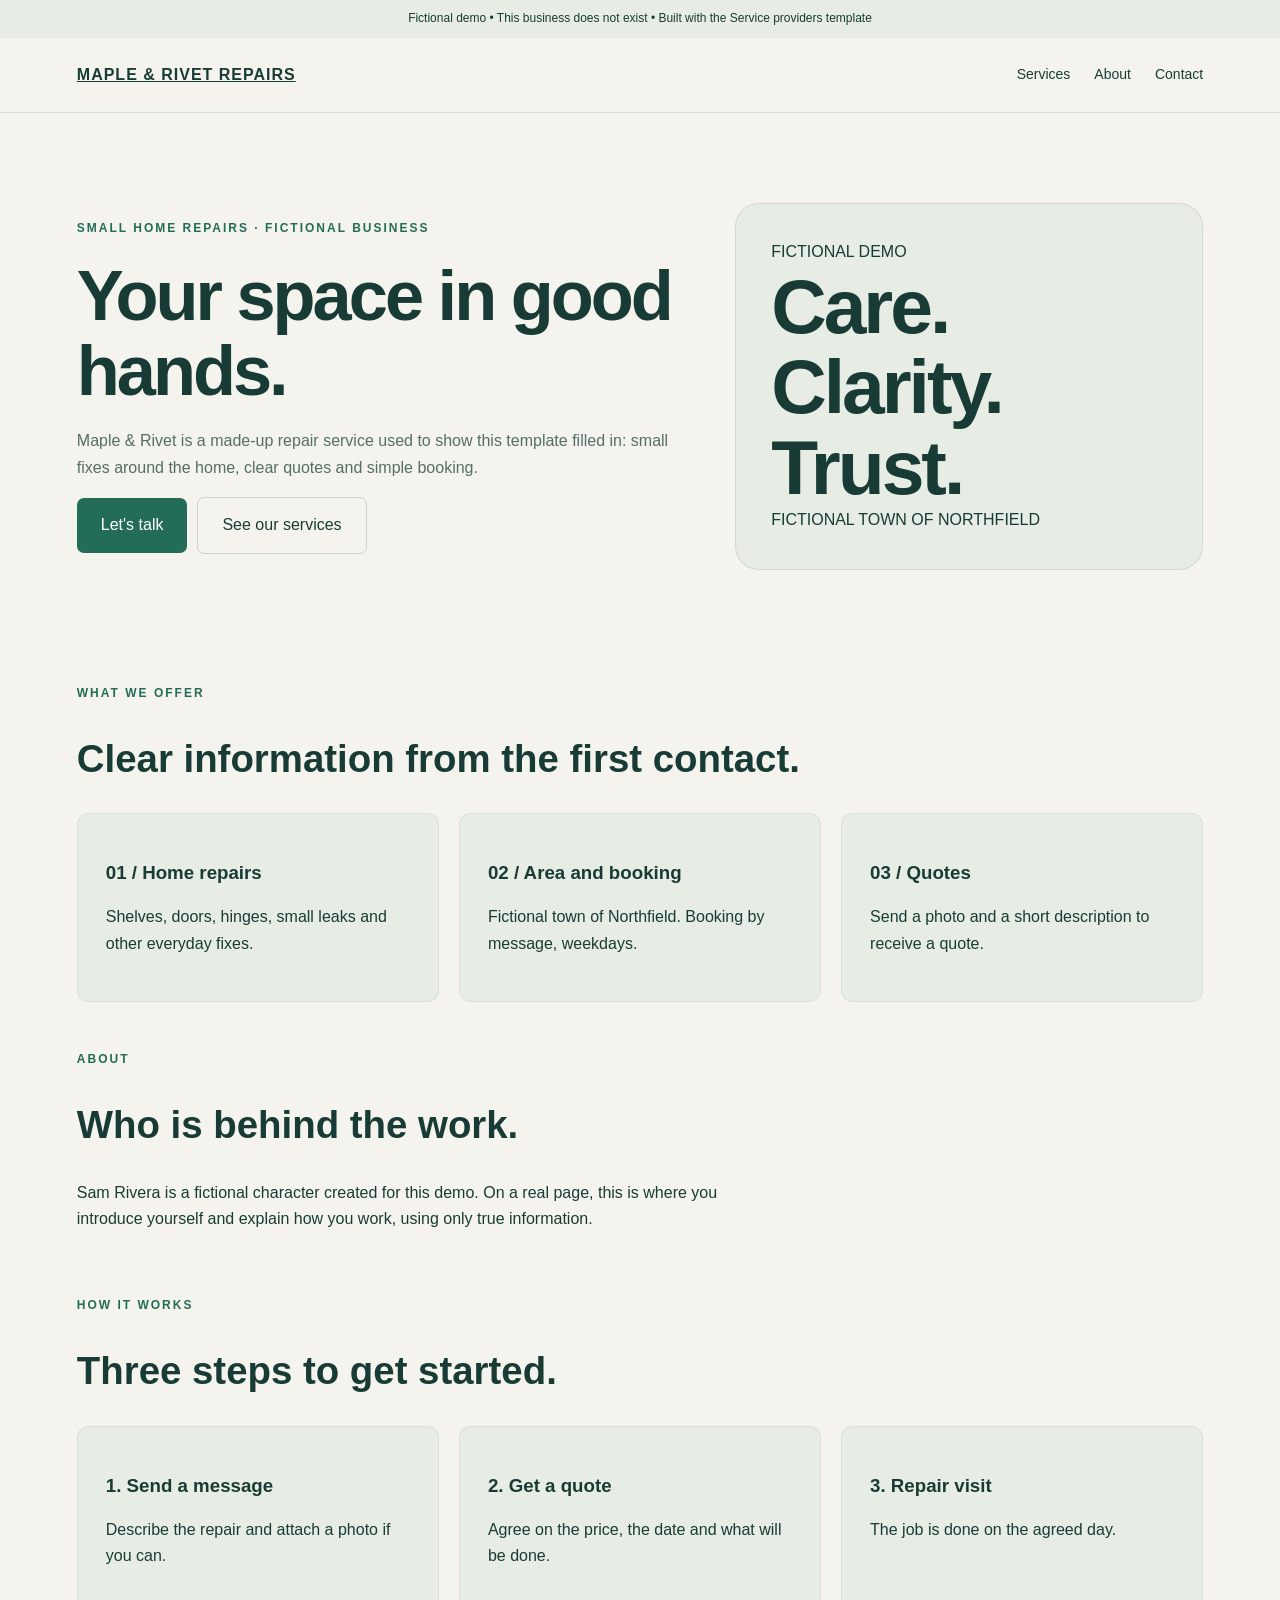
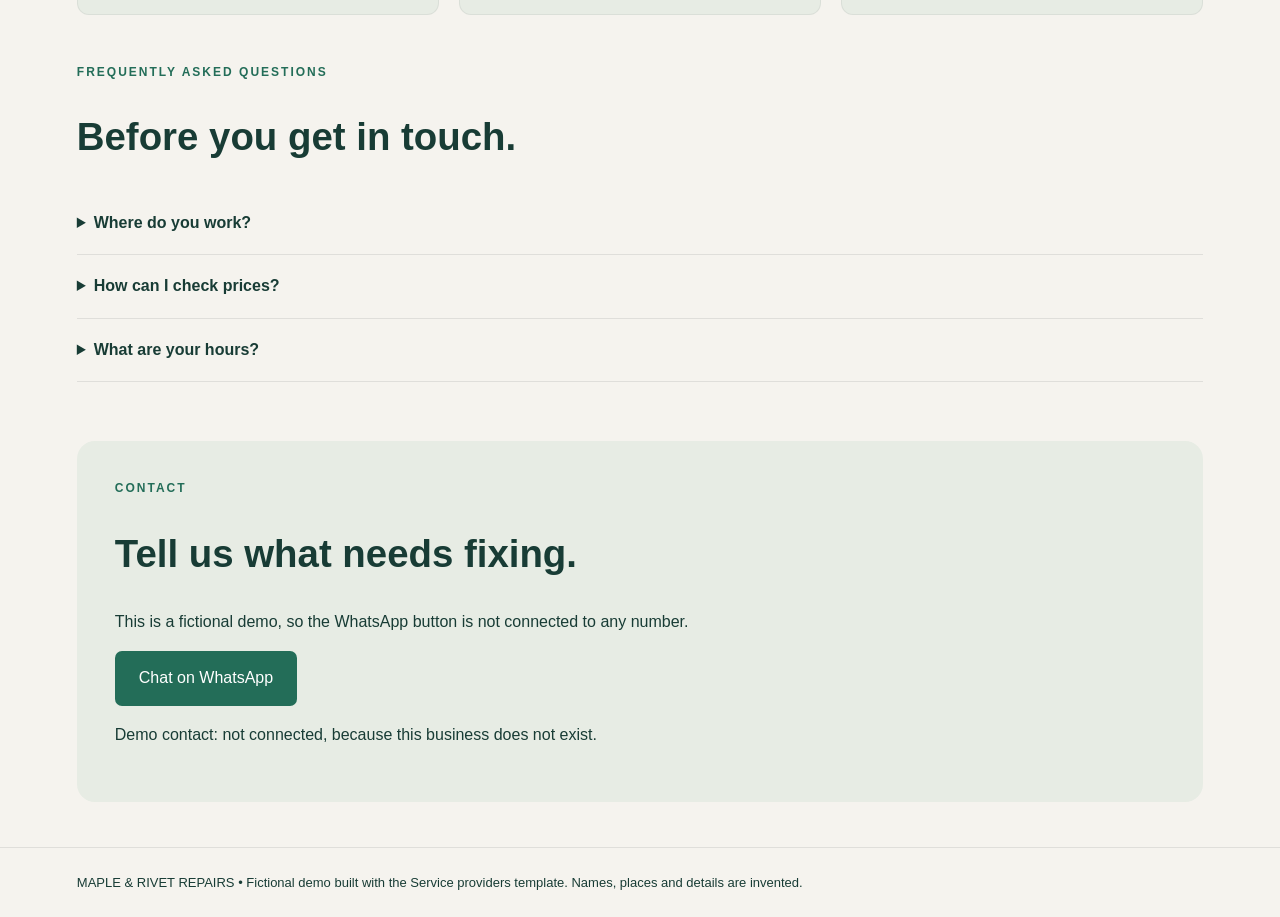
<file: service-providers.html>
<!doctype html>
<html lang="en"><head><meta charset="utf-8"><meta name="viewport" content="width=device-width, initial-scale=1"><meta name="description" content="Fictional demo of the Service providers template from Your First Website with AI."><meta name="robots" content="noindex"><title>MAPLE &amp; RIVET REPAIRS — fictional demo</title><style>:root{--bg:#f5f3ee;--ink:#183c35;--accent:#236d58;--button:#fff;--panel:#e7ece4}*{box-sizing:border-box}html{scroll-behavior:smooth}body{margin:0;font-family:Arial,sans-serif;color:var(--ink);background:var(--bg);line-height:1.65}a{color:inherit}header,section,footer{padding:24px max(6vw,20px)}header{display:flex;align-items:center;justify-content:space-between;border-bottom:1px solid #8883}nav{display:flex;gap:24px}nav a{text-decoration:none;font-size:14px}.brand{font-weight:800;letter-spacing:1px}.hero{padding-top:90px;padding-bottom:90px;display:grid;grid-template-columns:1.3fr 1fr;gap:50px;align-items:center}.eyebrow{font-size:12px;letter-spacing:2px;text-transform:uppercase;color:var(--accent);font-weight:bold}h1{font-size:clamp(38px,5.5vw,76px);line-height:1.06;letter-spacing:-3px;margin:20px 0}h2{font-size:clamp(28px,3vw,42px);line-height:1.2}h3{line-height:1.3}p{max-width:650px}.button{display:inline-block;padding:14px 24px;background:var(--accent);color:var(--button);border-radius:7px;text-decoration:none;font-weight:bold;border:0;font:inherit;cursor:pointer}.secondary{background:transparent;border:1px solid #8885;color:var(--ink);margin-left:10px}.art{min-height:330px;border-radius:24px;background:var(--panel);padding:35px;display:flex;flex-direction:column;justify-content:space-between;border:1px solid #8883}.art strong{font-size:clamp(40px,6vw,80px);line-height:1.05;letter-spacing:-3px}.cards{display:grid;grid-template-columns:repeat(3,1fr);gap:20px}.card{background:var(--panel);padding:28px;border-radius:12px;border:1px solid #8882}.muted{opacity:.72}.banner{background:var(--panel);margin:35px 6vw;padding:38px;border-radius:18px}details{padding:18px 0;border-bottom:1px solid #8883}summary{cursor:pointer;font-weight:bold}footer{font-size:13px;border-top:1px solid #8883;margin-top:45px}.demo{padding:9px 20px;text-align:center;font-size:12px;background:var(--panel)}@media(max-width:700px){nav{gap:12px}nav a{font-size:12px}.hero{grid-template-columns:1fr;padding-top:45px;padding-bottom:45px;gap:25px}h1{letter-spacing:-1.5px}.cards{grid-template-columns:1fr}.secondary{margin:10px 0 0}.art{min-height:260px}header{gap:10px;flex-wrap:wrap}}:focus-visible{outline:3px solid var(--accent);outline-offset:3px;border-radius:4px}</style></head><body>
<!-- FICTIONAL DEMO for the sales page. Every name, place and detail on this page is invented. -->
<div class="demo">Fictional demo • This business does not exist • Built with the Service providers template</div>
<header><a class="brand" href="#home">MAPLE &amp; RIVET REPAIRS</a><nav aria-label="Main menu"><a href="#services">Services</a><a href="#about">About</a><a href="#contact">Contact</a></nav></header>
<main id="home"><section class="hero"><div><div class="eyebrow">Small home repairs · fictional business</div><h1>Your space in good hands.</h1><p class="muted">Maple &amp; Rivet is a made-up repair service used to show this template filled in: small fixes around the home, clear quotes and simple booking.</p><a class="button" href="#contact">Let's talk</a><a class="button secondary" href="#services">See our services</a></div><div class="art" aria-hidden="true"><span>FICTIONAL DEMO</span><strong>Care.<br>Clarity.<br>Trust.</strong><span>FICTIONAL TOWN OF NORTHFIELD</span></div></section>
<section id="services"><div class="eyebrow">What we offer</div><h2>Clear information from the first contact.</h2><div class="cards"><article class="card"><h3>01 / Home repairs</h3><p>Shelves, doors, hinges, small leaks and other everyday fixes.</p></article><article class="card"><h3>02 / Area and booking</h3><p>Fictional town of Northfield. Booking by message, weekdays.</p></article><article class="card"><h3>03 / Quotes</h3><p>Send a photo and a short description to receive a quote.</p></article></div></section>
<section id="about"><div class="eyebrow">About</div><h2>Who is behind the work.</h2><p>Sam Rivera is a fictional character created for this demo. On a real page, this is where you introduce yourself and explain how you work, using only true information.</p></section>
<section><div class="eyebrow">How it works</div><h2>Three steps to get started.</h2><div class="cards"><article class="card"><h3>1. Send a message</h3><p>Describe the repair and attach a photo if you can.</p></article><article class="card"><h3>2. Get a quote</h3><p>Agree on the price, the date and what will be done.</p></article><article class="card"><h3>3. Repair visit</h3><p>The job is done on the agreed day.</p></article></div></section>
<section><div class="eyebrow">Frequently asked questions</div><h2>Before you get in touch.</h2><details><summary>Where do you work?</summary><p>In the fictional town of Northfield. A real page would list a real service area.</p></details><details><summary>How can I check prices?</summary><p>Send a description of the job and receive a quote before any work starts.</p></details><details><summary>What are your hours?</summary><p>Weekdays, during the day. A real page would list exact hours.</p></details></section>
<section id="contact" class="banner"><div class="eyebrow">Contact</div><h2>Tell us what needs fixing.</h2><p>This is a fictional demo, so the WhatsApp button is not connected to any number.</p><a class="button" id="whatsapp" href="#contact-notice">Chat on WhatsApp</a><p id="contact-notice" role="status">Demo contact: not connected, because this business does not exist.</p></section></main>
<footer>MAPLE &amp; RIVET REPAIRS • Fictional demo built with the Service providers template. Names, places and details are invented.</footer>
<script>
// CUSTOMIZE: digits only — country code + area code + number, with no spaces, "+" or dashes.
const whatsappNumber = '';
const whatsappMessage = "Hi! I found your website and would like more information.";
if (/^\d{10,15}$/.test(whatsappNumber)) {
 document.getElementById('whatsapp').href = 'https://wa.me/' + whatsappNumber + '?text=' + encodeURIComponent(whatsappMessage);
 document.getElementById('contact-notice').textContent = "You'll continue the conversation on WhatsApp.";
}
</script></body></html>
</file>
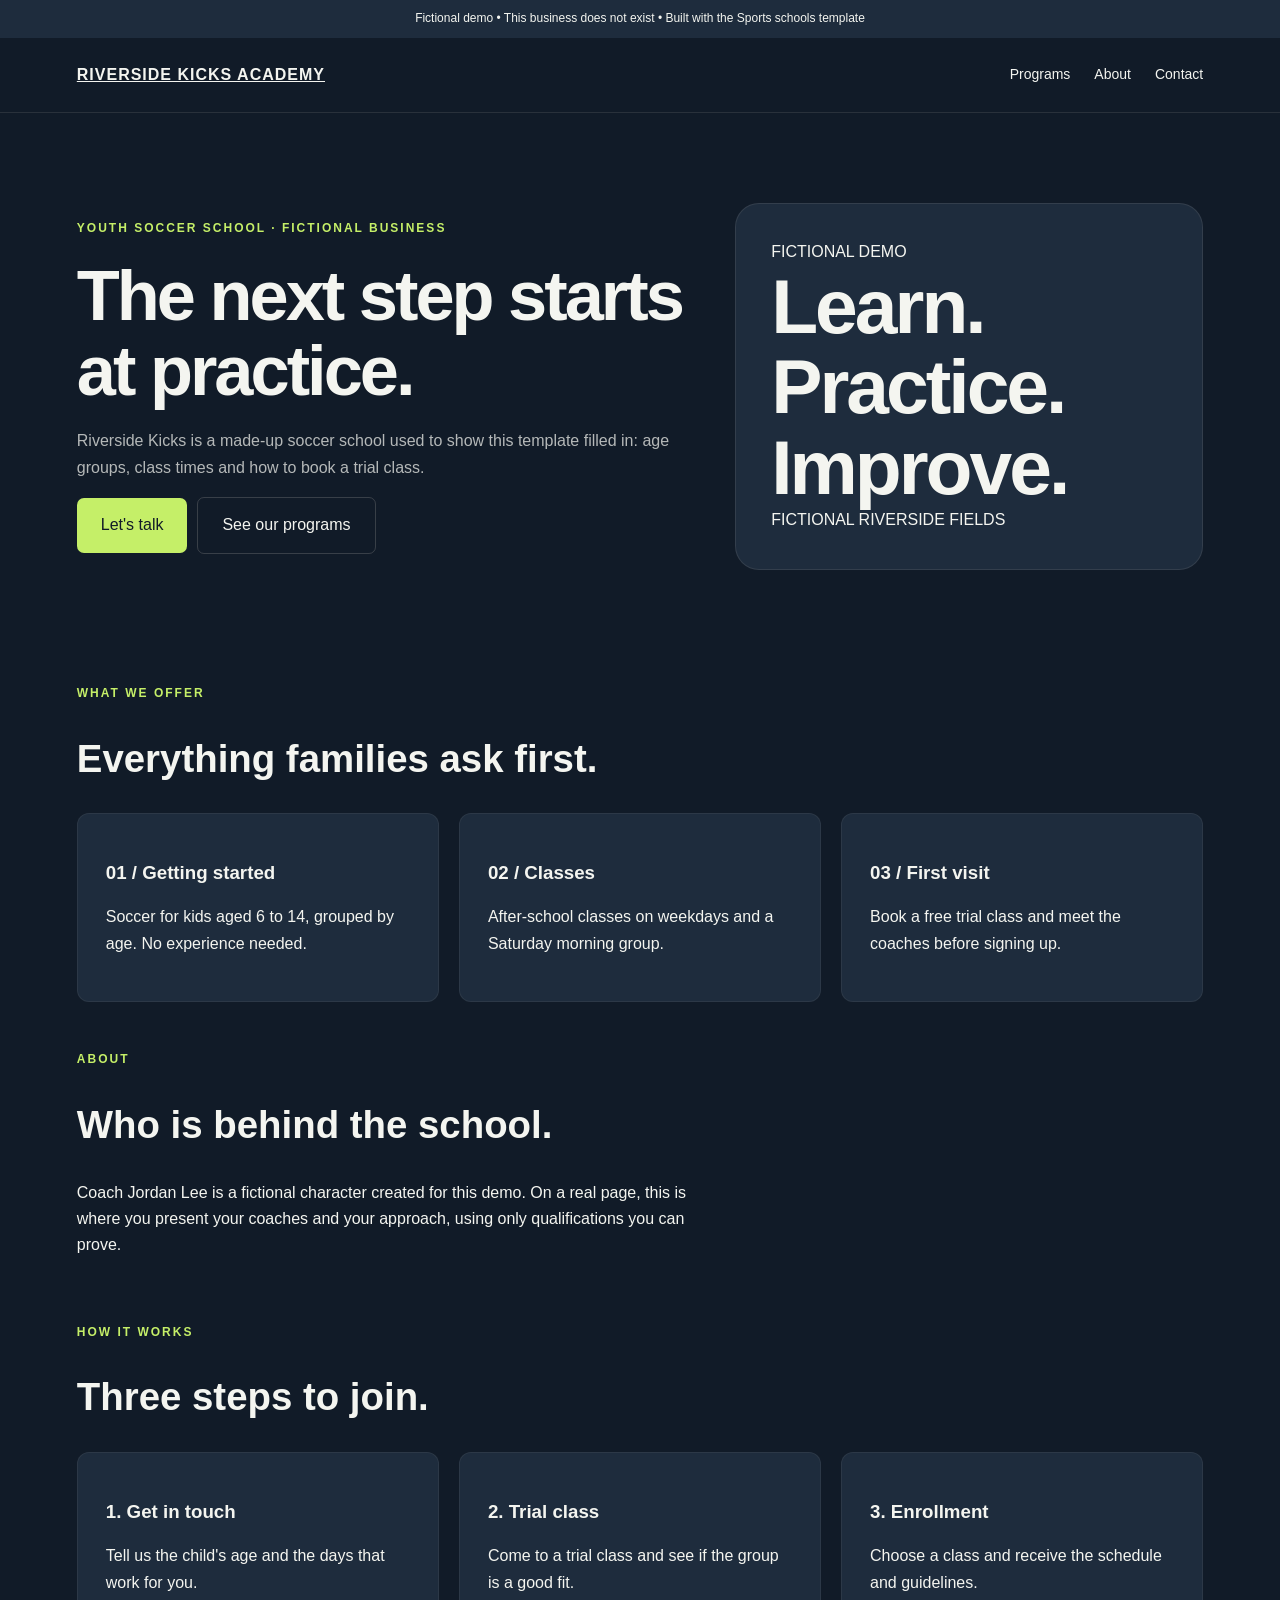
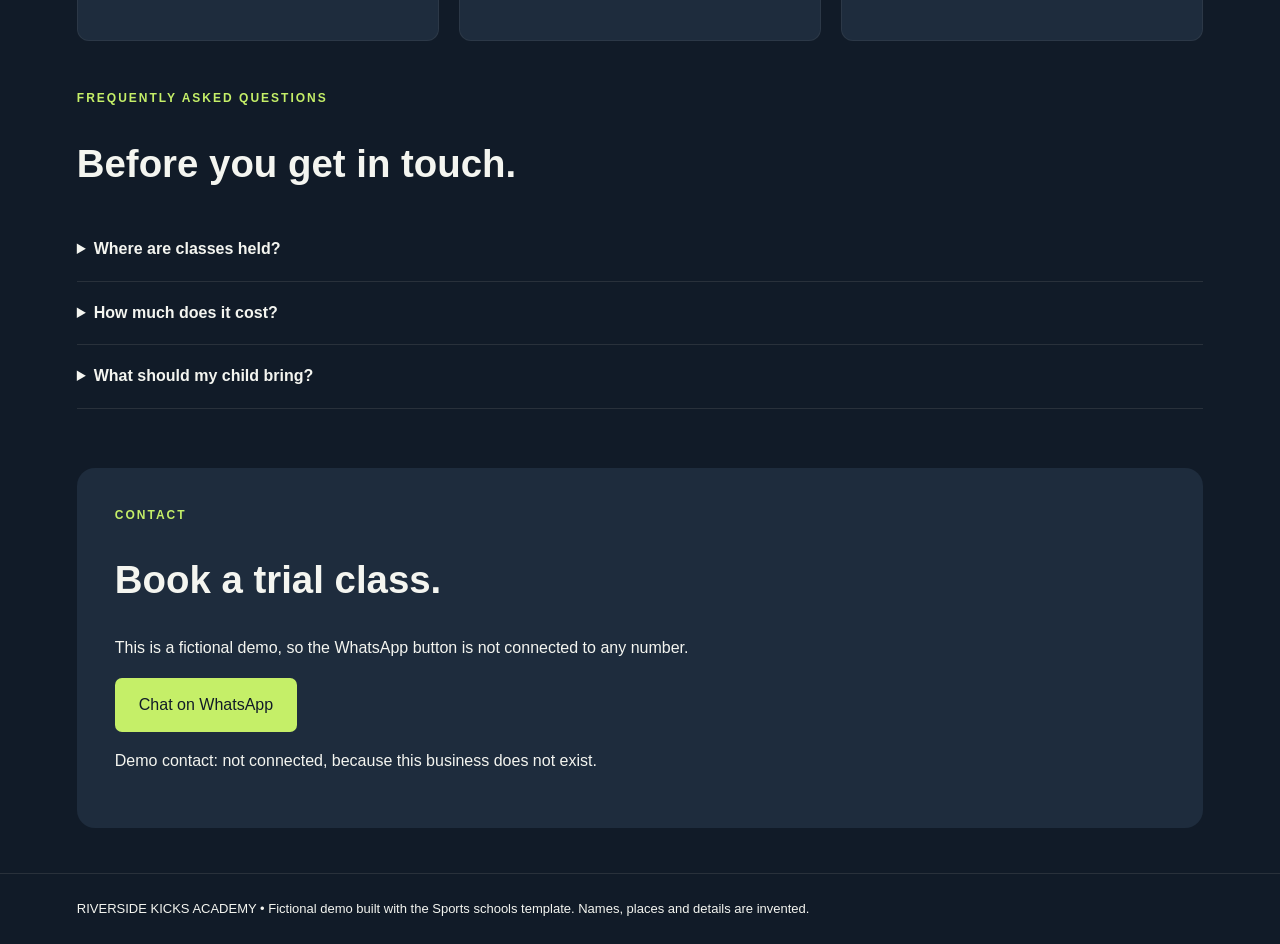
<file: sports-school.html>
<!doctype html>
<html lang="en"><head><meta charset="utf-8"><meta name="viewport" content="width=device-width, initial-scale=1"><meta name="description" content="Fictional demo of the Sports schools template from Your First Website with AI."><meta name="robots" content="noindex"><title>RIVERSIDE KICKS ACADEMY — fictional demo</title><style>:root{--bg:#111b28;--ink:#f4f5f0;--accent:#c5ef68;--button:#111b28;--panel:#1e2c3d}*{box-sizing:border-box}html{scroll-behavior:smooth}body{margin:0;font-family:Arial,sans-serif;color:var(--ink);background:var(--bg);line-height:1.65}a{color:inherit}header,section,footer{padding:24px max(6vw,20px)}header{display:flex;align-items:center;justify-content:space-between;border-bottom:1px solid #8883}nav{display:flex;gap:24px}nav a{text-decoration:none;font-size:14px}.brand{font-weight:800;letter-spacing:1px}.hero{padding-top:90px;padding-bottom:90px;display:grid;grid-template-columns:1.3fr 1fr;gap:50px;align-items:center}.eyebrow{font-size:12px;letter-spacing:2px;text-transform:uppercase;color:var(--accent);font-weight:bold}h1{font-size:clamp(38px,5.5vw,76px);line-height:1.06;letter-spacing:-3px;margin:20px 0}h2{font-size:clamp(28px,3vw,42px);line-height:1.2}h3{line-height:1.3}p{max-width:650px}.button{display:inline-block;padding:14px 24px;background:var(--accent);color:var(--button);border-radius:7px;text-decoration:none;font-weight:bold;border:0;font:inherit;cursor:pointer}.secondary{background:transparent;border:1px solid #8885;color:var(--ink);margin-left:10px}.art{min-height:330px;border-radius:24px;background:var(--panel);padding:35px;display:flex;flex-direction:column;justify-content:space-between;border:1px solid #8883}.art strong{font-size:clamp(40px,6vw,80px);line-height:1.05;letter-spacing:-3px}.cards{display:grid;grid-template-columns:repeat(3,1fr);gap:20px}.card{background:var(--panel);padding:28px;border-radius:12px;border:1px solid #8882}.muted{opacity:.72}.banner{background:var(--panel);margin:35px 6vw;padding:38px;border-radius:18px}details{padding:18px 0;border-bottom:1px solid #8883}summary{cursor:pointer;font-weight:bold}footer{font-size:13px;border-top:1px solid #8883;margin-top:45px}.demo{padding:9px 20px;text-align:center;font-size:12px;background:var(--panel)}@media(max-width:700px){nav{gap:12px}nav a{font-size:12px}.hero{grid-template-columns:1fr;padding-top:45px;padding-bottom:45px;gap:25px}h1{letter-spacing:-1.5px}.cards{grid-template-columns:1fr}.secondary{margin:10px 0 0}.art{min-height:260px}header{gap:10px;flex-wrap:wrap}}:focus-visible{outline:3px solid var(--accent);outline-offset:3px;border-radius:4px}</style></head><body>
<!-- FICTIONAL DEMO for the sales page. Every name, place and detail on this page is invented. -->
<div class="demo">Fictional demo • This business does not exist • Built with the Sports schools template</div>
<header><a class="brand" href="#home">RIVERSIDE KICKS ACADEMY</a><nav aria-label="Main menu"><a href="#services">Programs</a><a href="#about">About</a><a href="#contact">Contact</a></nav></header>
<main id="home"><section class="hero"><div><div class="eyebrow">Youth soccer school · fictional business</div><h1>The next step starts at practice.</h1><p class="muted">Riverside Kicks is a made-up soccer school used to show this template filled in: age groups, class times and how to book a trial class.</p><a class="button" href="#contact">Let's talk</a><a class="button secondary" href="#services">See our programs</a></div><div class="art" aria-hidden="true"><span>FICTIONAL DEMO</span><strong>Learn.<br>Practice.<br>Improve.</strong><span>FICTIONAL RIVERSIDE FIELDS</span></div></section>
<section id="services"><div class="eyebrow">What we offer</div><h2>Everything families ask first.</h2><div class="cards"><article class="card"><h3>01 / Getting started</h3><p>Soccer for kids aged 6 to 14, grouped by age. No experience needed.</p></article><article class="card"><h3>02 / Classes</h3><p>After-school classes on weekdays and a Saturday morning group.</p></article><article class="card"><h3>03 / First visit</h3><p>Book a free trial class and meet the coaches before signing up.</p></article></div></section>
<section id="about"><div class="eyebrow">About</div><h2>Who is behind the school.</h2><p>Coach Jordan Lee is a fictional character created for this demo. On a real page, this is where you present your coaches and your approach, using only qualifications you can prove.</p></section>
<section><div class="eyebrow">How it works</div><h2>Three steps to join.</h2><div class="cards"><article class="card"><h3>1. Get in touch</h3><p>Tell us the child's age and the days that work for you.</p></article><article class="card"><h3>2. Trial class</h3><p>Come to a trial class and see if the group is a good fit.</p></article><article class="card"><h3>3. Enrollment</h3><p>Choose a class and receive the schedule and guidelines.</p></article></div></section>
<section><div class="eyebrow">Frequently asked questions</div><h2>Before you get in touch.</h2><details><summary>Where are classes held?</summary><p>At the fictional Riverside Fields. A real page would show the real address.</p></details><details><summary>How much does it cost?</summary><p>A real page would explain fees, or how families can ask about them.</p></details><details><summary>What should my child bring?</summary><p>Comfortable clothes, sneakers and a water bottle.</p></details></section>
<section id="contact" class="banner"><div class="eyebrow">Contact</div><h2>Book a trial class.</h2><p>This is a fictional demo, so the WhatsApp button is not connected to any number.</p><a class="button" id="whatsapp" href="#contact-notice">Chat on WhatsApp</a><p id="contact-notice" role="status">Demo contact: not connected, because this business does not exist.</p></section></main>
<footer>RIVERSIDE KICKS ACADEMY • Fictional demo built with the Sports schools template. Names, places and details are invented.</footer>
<script>
// CUSTOMIZE: digits only — country code + area code + number, with no spaces, "+" or dashes.
const whatsappNumber = '';
const whatsappMessage = "Hi! I found your website and would like more information.";
if (/^\d{10,15}$/.test(whatsappNumber)) {
 document.getElementById('whatsapp').href = 'https://wa.me/' + whatsappNumber + '?text=' + encodeURIComponent(whatsappMessage);
 document.getElementById('contact-notice').textContent = "You'll continue the conversation on WhatsApp.";
}
</script></body></html>
</file>
<file: styles.css>
*{box-sizing:border-box}html{scroll-behavior:smooth;scroll-padding-top:25px}body{margin:0;background:#faf8f1;color:#193c32;font:16px/1.65 system-ui,-apple-system,Segoe UI,sans-serif}a{color:inherit}button{font:inherit}img{display:block;max-width:100%;height:auto}h1,h2,h3,p{margin-top:0}h1,h2{font-family:Georgia,serif;line-height:1.06;font-weight:500;letter-spacing:-2px}h1{font-size:clamp(44px,5.1vw,72px);margin-bottom:25px}h1 em{color:#47735d;font-style:italic}h2{font-size:clamp(34px,3.8vw,52px)}h3{line-height:1.25;font-size:20px}.wrap{width:min(1180px,calc(100% - 48px));margin:auto}.skip{position:absolute;top:-80px}.skip:focus{top:10px;z-index:5;background:white;padding:12px}header{display:flex;align-items:center;justify-content:space-between;gap:20px;padding:24px 0;border-bottom:1px solid #dfe4db}.brand{display:flex;align-items:center;gap:10px;text-decoration:none;font-weight:700;font-size:15px}.brand-tag{font-size:9px;letter-spacing:1px;background:#e4ecdf;padding:3px 6px;border-radius:4px}.logo{background:#193c32;color:#fff;padding:1px 8px;border-radius:7px;font-size:25px}nav{display:flex;gap:25px}nav a{text-decoration:none;font-size:13px}.small-button{border:1px solid #193c32;padding:8px 15px;border-radius:7px;text-decoration:none;font-size:13px}.hero{display:grid;grid-template-columns:1fr 1.02fr;gap:55px;align-items:center;padding-top:75px;padding-bottom:75px}.eyebrow{font-size:10px;letter-spacing:1.7px;font-weight:700;color:#47735d;margin-bottom:20px}.eyebrow span{display:inline-block;width:7px;height:7px;border-radius:50%;background:#3b996b;margin-right:7px}.lead{color:#4b655c;font-size:17px;max-width:480px}.actions{display:flex;align-items:center;gap:20px;flex-wrap:wrap;margin:28px 0 14px}.button{display:inline-block;background:#193c32;color:#fff;padding:13px 19px;border-radius:8px;text-decoration:none;font-weight:600;font-size:14px}.text-link{font-size:13px;font-weight:600}.fine{font-size:12px;line-height:1.6;color:#61736c}.showcase{padding:16px;background:#e8eee3;border:1px solid #d2ddce;border-radius:18px;box-shadow:0 25px 60px -35px #193c3266;min-width:0}.showcase-head{display:flex;justify-content:space-between;font-size:8px;font-weight:700;letter-spacing:1px;gap:12px;margin:4px 0 15px}.live-dot{color:#52745d}.tabs{display:flex;gap:5px;margin-bottom:12px}.tabs button{border:0;padding:8px 12px;font-size:11px;border-radius:6px;background:transparent;color:#193c32;cursor:pointer}.tabs button[aria-selected=true]{background:#193c32;color:white}#preview-panel{background:#fff;border-radius:9px;overflow:hidden;box-shadow:0 2px 8px #193c3210}#hero-preview{width:100%;aspect-ratio:4/3;object-fit:cover}.preview-footer{padding:13px;display:flex;justify-content:space-between;gap:10px;font-size:11px}.preview-footer a{font-weight:600}.showcase>.fine{margin:12px 0 0;font-size:10px}.ribbon{border-top:1px solid #dfe4db;border-bottom:1px solid #dfe4db;background:#f0f2e9}.ribbon>.wrap{display:flex;justify-content:space-between;gap:15px;padding:17px 0;font-size:11px;color:#536b5c}.section{padding-top:80px;padding-bottom:80px}.section-heading{display:flex;justify-content:space-between;align-items:end;gap:50px;margin-bottom:35px}.section-heading>p{max-width:350px;color:#61736c;font-size:14px}.section-heading h2{margin-bottom:0}.grid{display:grid;grid-template-columns:repeat(3,1fr);gap:22px}.template{border:1px solid #dfe4db;border-radius:12px;overflow:hidden;background:#fffdf8;min-width:0}.template img{width:100%;aspect-ratio:4/3;object-fit:cover;border-bottom:1px solid #dfe4db}.template-body{padding:23px}.label{font-size:10px;letter-spacing:1px;font-weight:700}.template-body h3{font-size:20px;margin:12px 0}.template-body p{font-size:13px;color:#61736c}.template-body a{font-size:12px;font-weight:600}.dark{background:#173a30;color:#faf8f1}.dark .eyebrow{color:#b7ceaa}.dark .section-heading>p,.dark .fine{color:#bdcfc6}.change-grid{display:grid;grid-template-columns:1fr 45px 1fr;gap:20px;align-items:center}.change-card{border:1px solid #ffffff30;border-radius:10px;padding:28px}.change-card h3{margin:22px 0 10px}.change-card p{color:#bdcfc6;font-size:14px}.change-card a{font-size:12px}.after{background:#254c3e}.change-arrow{text-align:center;font-size:30px}.contents{display:grid;grid-template-columns:repeat(4,1fr);gap:25px}.contents article{border-top:1px solid #bacbb8;padding-top:20px}.contents article>span{color:#6c856c;font-size:12px}.contents h3{margin:15px 0;font-size:17px}.contents p{font-size:13px;color:#61736c}.steps{display:flex;align-items:center;gap:35px;background:#edf0e6;border-radius:10px;padding:24px;margin-top:25px}.steps h3,.steps p{margin:0}.steps h3{font-size:14px;white-space:nowrap}.steps p{font-size:13px}.offer-section{background:#edf0e6;padding:70px 0}.offer{display:grid;grid-template-columns:1fr 1fr;gap:90px;align-items:center}.offer>div>p{max-width:440px}.offer-card{background:#fffdf8;border:1px solid #d5dece;padding:32px;border-radius:14px;box-shadow:0 10px 35px #193c3208}.price strong{font-size:52px;letter-spacing:-2px;line-height:1.2}.price span{display:block;font-size:12px;color:#61736c}.offer-card ul{padding-left:20px;font-size:14px;margin:24px 0}.offer-card li{padding:5px 0}.offer-card .button{width:100%;text-align:center}.launch-status{background:#edf0e6;padding:15px;border-radius:8px}.launch-status strong{font-size:14px}.launch-status p{font-size:12px;margin:5px 0 0}.offer-card>.fine{margin-top:18px;margin-bottom:0}.faq-section{display:grid;grid-template-columns:.8fr 1.2fr;gap:70px}.faq-section>div>p{font-size:13px}details{border-bottom:1px solid #d5dece;padding:18px 0}summary{font-size:14px;font-weight:600;cursor:pointer}details p{font-size:13px;color:#61736c;margin:15px 0 0}footer{display:flex;justify-content:space-between;gap:30px;padding-top:30px;padding-bottom:30px;border-top:1px solid #d5dece}footer p{font-size:12px;margin:12px 0 0}footer>.fine{max-width:400px}:focus-visible{outline:3px solid #548a59;outline-offset:5px}@media(max-width:900px){.hero{gap:28px}header>.small-button{display:none}.offer{gap:35px}.contents{grid-template-columns:repeat(2,1fr)}}@media(max-width:650px){.wrap{width:calc(100% - 36px)}header{flex-wrap:wrap;padding:18px 0;gap:15px}.brand-tag{display:none}nav{gap:20px}nav a{font-size:12px}.hero{grid-template-columns:1fr;padding-top:40px;padding-bottom:40px;gap:30px}h1{font-size:47px;letter-spacing:-1.6px}.lead{font-size:15px}.ribbon>.wrap{display:grid;grid-template-columns:1fr 1fr;font-size:10px}.section{padding-top:48px;padding-bottom:48px}.section-heading{display:block;margin-bottom:25px}.section-heading>p{margin-top:20px}.grid{grid-template-columns:1fr;gap:18px}.change-grid{grid-template-columns:1fr}.change-arrow{transform:rotate(90deg)}.contents{gap:18px}.contents h3{font-size:16px}.steps{display:block}.steps p{margin-top:12px}.offer{grid-template-columns:1fr;gap:25px}.offer-section{padding:45px 0}.offer-card{padding:24px}.faq-section{grid-template-columns:1fr;gap:18px}footer{display:block}.preview-footer{font-size:10px}.showcase-head{font-size:7px}.actions{gap:15px}}@media(prefers-reduced-motion:reduce){html{scroll-behavior:auto}}.pg-try{margin:28px 0 8px}.dark .small-button{border-color:#faf8f1;display:inline-block;line-height:1.45}
</file>
